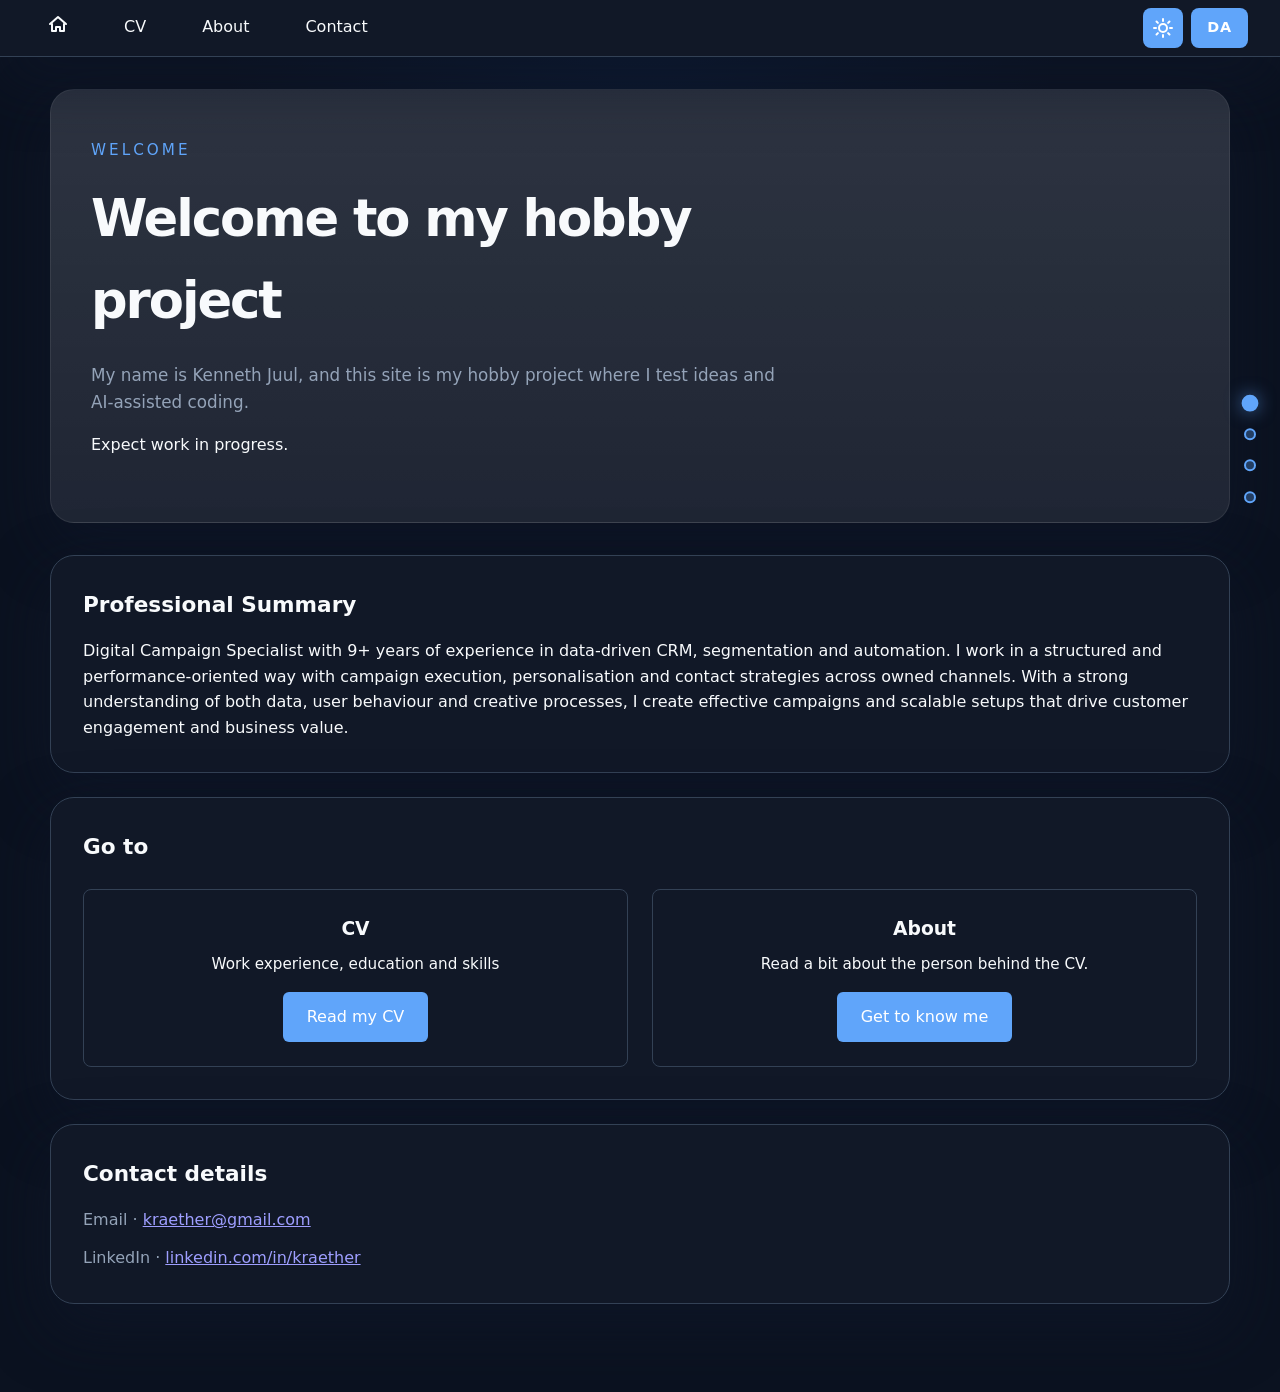
<file: index.html>
<!DOCTYPE html>
<html lang="en">
<head>
  <meta charset="UTF-8">
  <meta name="viewport" content="width=device-width, initial-scale=1.0">
  <meta name="description" content="Personal portfolio – choose your language / Personlig portefølje – vælg dit sprog">
  <title>Personal portfolio</title>
  <link rel="stylesheet" href="assets/style.css?v=20260426">
  <style>
    .lang-select {
      display: flex;
      gap: 2rem;
      justify-content: center;
      margin-top: 2rem;
    }
    .lang-select a {
      display: inline-block;
      padding: 0.75rem 2rem;
      background: var(--primary);
      color: white;
      text-decoration: none;
      border-radius: 8px;
      font-size: 1.1rem;
      font-weight: 500;
    }
  </style>
  <script>
    (function () {
      var userLang = (navigator.language || '').toLowerCase();
      if (userLang.startsWith('da')) {
        window.location.replace('da/index.html');
      } else {
        window.location.replace('en/index.html');
      }
    })();
  </script>
</head>
<body>
  <main class="page-shell" id="top">
    <section class="hero">
      <div class="hero-content">
        <h1>Choose your language / Vælg dit sprog</h1>
        <div class="lang-select">
          <a href="en/index.html">English</a>
          <a href="da/index.html">Dansk</a>
        </div>
      </div>
    </section>
  </main>
  <script src="assets/script.js?v=20260422"></script>
</body>
</html>
</file>
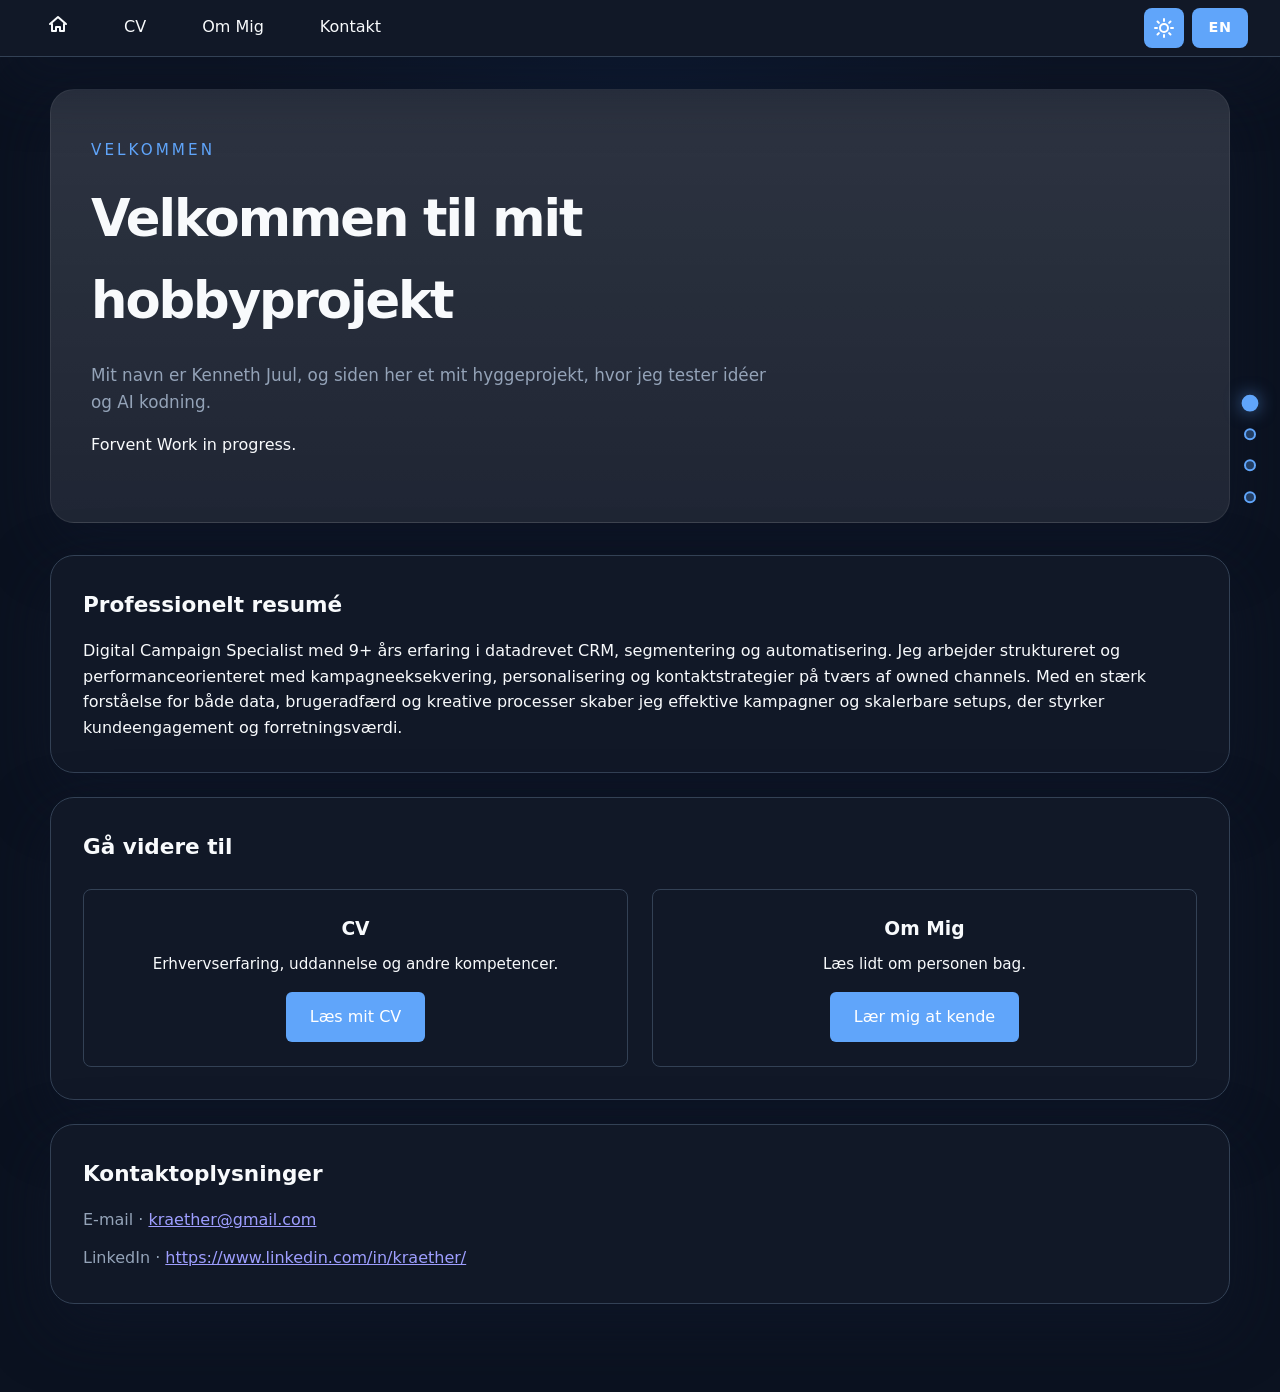
<file: da/index.html>
<!DOCTYPE html>
<html lang="da">
<head>
  <meta charset="UTF-8">
  <meta name="viewport" content="width=device-width, initial-scale=1.0">
  <meta name="description" content="Dansk version af min personlige portefølje. CV, Om Mig og kontaktinformation.">
  <title>Kenneth Moesgaard Juul - Personlig portefølje</title>
  <link rel="stylesheet" href="../assets/style.css?v=20260426">
</head>
<body>
  <div id="scroll-progress" aria-hidden="true"></div>
  <header class="top-nav">
    <div class="nav-left">
      <nav aria-label="Primær navigation">
        <ul class="nav-menu">
          <li>
            <a href="#top" class="home-icon" aria-label="Gå til toppen" title="Top">
              <svg xmlns="http://www.w3.org/2000/svg" width="20" height="20" viewBox="0 0 20 20" fill="none" aria-hidden="true">
                <path d="M2 10L10 3L18 10" stroke="currentColor" stroke-width="2" stroke-linecap="round" stroke-linejoin="round"/>
                <path d="M4 10V17H8V13H12V17H16V10" stroke="currentColor" stroke-width="2" stroke-linecap="round" stroke-linejoin="round"/>
              </svg>
            </a>
          </li>
          <li><a href="cv.html">CV</a></li>
          <li><a href="om-mig.html">Om Mig</a></li>
          <li><a href="om-mig.html#contact">Kontakt</a></li>
        </ul>
      </nav>
    </div>
    <div class="nav-right">
      <button id="theme-toggle" class="nav-btn icon-btn" type="button" aria-label="Skift tema" title="Skift tema"></button>
      <a class="nav-btn lang-switch" href="../en/index.html" lang="en" hreflang="en" aria-label="Switch to English">EN</a>
    </div>
  </header>

  <main class="page-shell" id="top">
    <section class="hero">
      <div class="hero-content">
        <p class="eyebrow">Velkommen</p>
        <h1>Velkommen til mit hobbyprojekt</h1>
        <p class="subtitle">Mit navn er Kenneth Juul, og siden her et mit hyggeprojekt, hvor jeg tester idéer og AI kodning. </p><p>Forvent Work in progress.</p>
      </div>
    </section>

    <section id="resume" class="section-card">
      <h2>Professionelt resumé</h2>
      <p>Digital Campaign Specialist med 9+ års erfaring i datadrevet CRM, segmentering og automatisering. Jeg arbejder struktureret og performanceorienteret med kampagneeksekvering, personalisering og kontaktstrategier på tværs af owned channels. Med en stærk forståelse for både data, brugeradfærd og kreative processer skaber jeg effektive kampagner og skalerbare setups, der styrker kundeengagement og forretningsværdi.</p>
    </section>

    <section id="highlights" class="section-card">
      <h2>Gå videre til</h2>
      <div style="display: grid; grid-template-columns: 1fr 1fr; gap: 1.5rem; margin-top: 1.5rem;">
        <article style="padding: 1.5rem; border: 1px solid var(--border); border-radius: 8px; background: var(--surface); text-align: center;">
          <h3 style="margin: 0 0 0.5rem 0;">CV</h3>
          <p style="margin: 0 0 1rem 0; font-size: 0.95rem; color: var(--text-secondary);">Erhvervserfaring, uddannelse og andre kompetencer.</p>
          <a href="cv.html" style="display: inline-block; padding: 0.75rem 1.5rem; background: var(--primary); color: white; text-decoration: none; border-radius: 6px; font-weight: 500;">Læs mit CV</a>
        </article>
        <article style="padding: 1.5rem; border: 1px solid var(--border); border-radius: 8px; background: var(--surface); text-align: center;">
          <h3 style="margin: 0 0 0.5rem 0;">Om Mig</h3>
          <p style="margin: 0 0 1rem 0; font-size: 0.95rem; color: var(--text-secondary);">Læs lidt om personen bag.</p>
          <a href="om-mig.html" style="display: inline-block; padding: 0.75rem 1.5rem; background: var(--primary); color: white; text-decoration: none; border-radius: 6px; font-weight: 500;">Lær mig at kende</a>
        </article>
      </div>
    </section>

    <section id="contact" class="section-card">
      <h2>Kontaktoplysninger</h2>
      
      <ul class="contact-list">
        <li>E-mail · <a style="text-decoration: underline;" href="mailto:kraether@gmail.com">kraether@gmail.com</a></li>
        <li>LinkedIn · <a href="https://www.linkedin.com/in/kraether/" target="_blank" >https://www.linkedin.com/in/kraether/</a></li>
      </ul>
    </section>
  </main>

  <script src="../assets/script.js?v=20260422"></script>
</body>
</html>
</file>
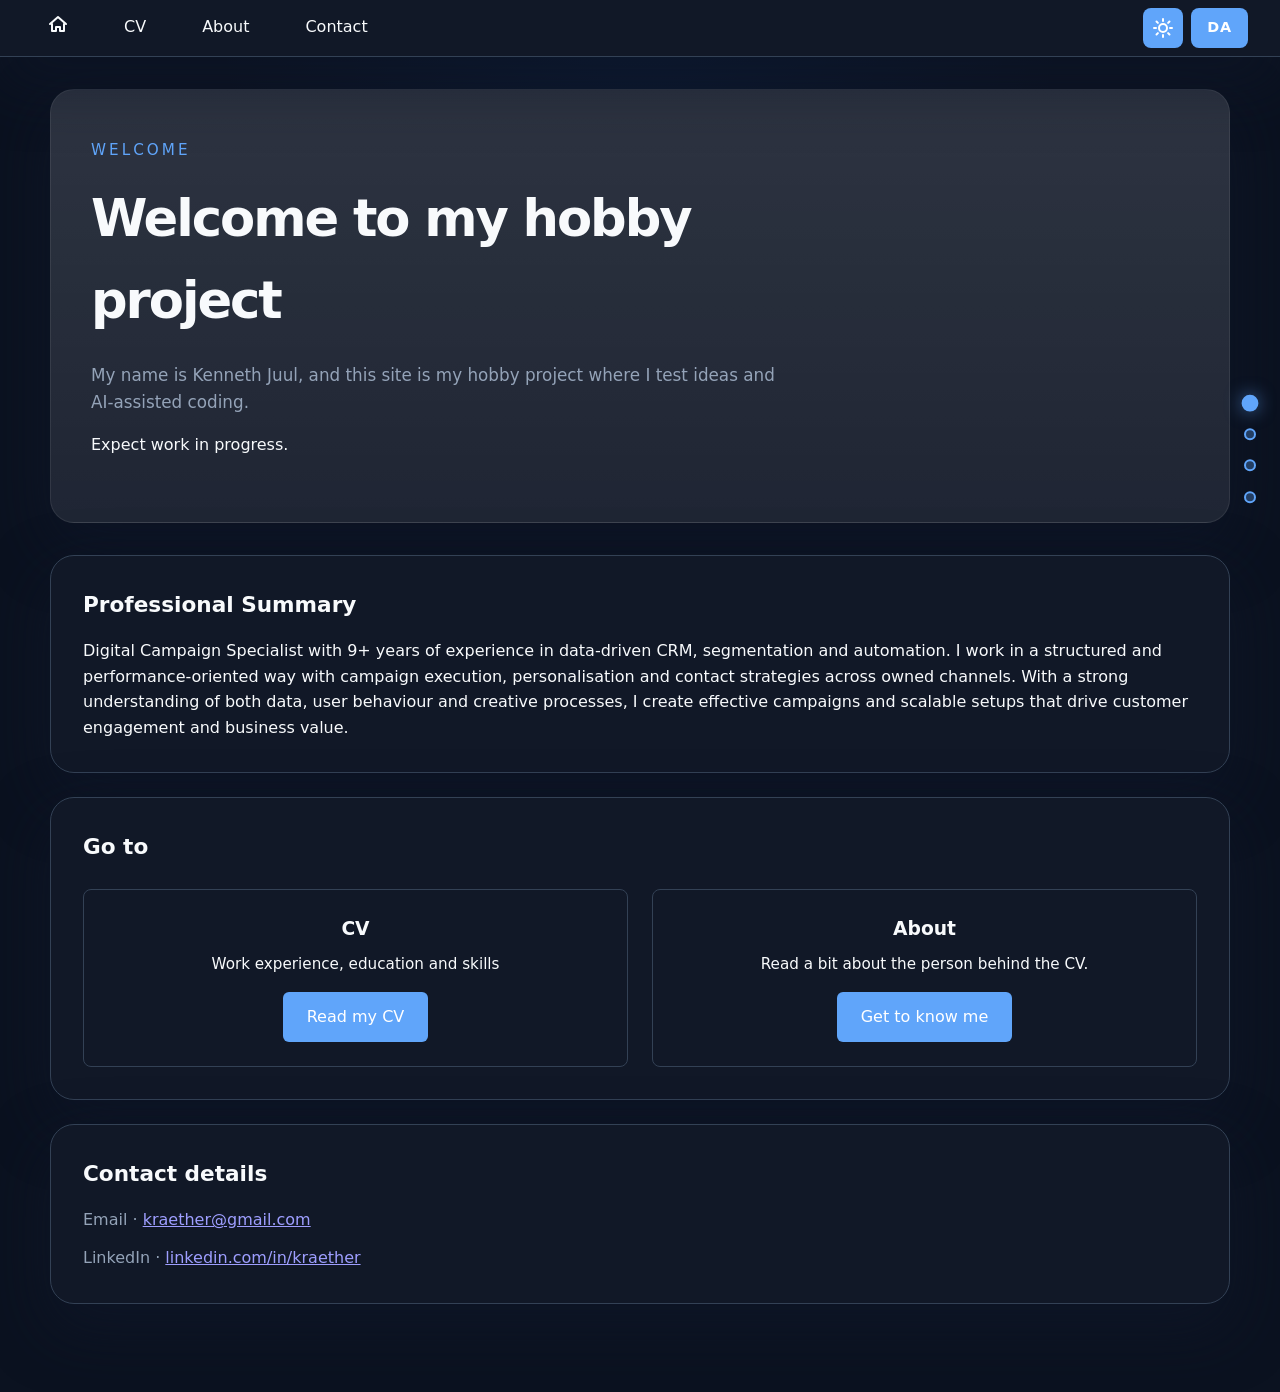
<file: en/index.html>
<!DOCTYPE html>
<html lang="en">
<head>
  <meta charset="UTF-8">
  <meta name="viewport" content="width=device-width, initial-scale=1.0">
  <meta name="description" content="English version of my personal portfolio. CV, About and contact information.">
  <title>Kenneth Moesgaard Juul - Personal portfolio</title>
  <link rel="stylesheet" href="../assets/style.css?v=20260426">
</head>
<body>
  <div id="scroll-progress" aria-hidden="true"></div>
  <header class="top-nav">
    <div class="nav-left">
      <nav aria-label="Primary navigation">
        <ul class="nav-menu">
          <li>
            <a href="#top" class="home-icon" aria-label="Go to top" title="Top">
              <svg xmlns="http://www.w3.org/2000/svg" width="20" height="20" viewBox="0 0 20 20" fill="none" aria-hidden="true">
                <path d="M2 10L10 3L18 10" stroke="currentColor" stroke-width="2" stroke-linecap="round" stroke-linejoin="round"/>
                <path d="M4 10V17H8V13H12V17H16V10" stroke="currentColor" stroke-width="2" stroke-linecap="round" stroke-linejoin="round"/>
              </svg>
            </a>
          </li>
          <li><a href="cv.html">CV</a></li>
          <li><a href="about.html">About</a></li>
          <li><a href="about.html#contact">Contact</a></li>
        </ul>
      </nav>
    </div>
    <div class="nav-right">
      <button id="theme-toggle" class="nav-btn icon-btn" type="button" aria-label="Toggle theme" title="Toggle theme"></button>
      <a class="nav-btn lang-switch" href="../da/index.html" lang="da" hreflang="da" aria-label="Skift til dansk">DA</a>
    </div>
  </header>

  <main class="page-shell" id="top">
    <section class="hero">
      <div class="hero-content">
        <p class="eyebrow">Welcome</p>
        <h1>Welcome to my hobby project</h1>
        <p class="subtitle">My name is Kenneth Juul, and this site is my hobby project where I test ideas and AI-assisted coding.</p><p>Expect work in progress.</p>
      </div>
    </section>

    <section id="resume" class="section-card">
      <h2>Professional Summary</h2>
      <p>Digital Campaign Specialist with 9+ years of experience in data-driven CRM, segmentation and automation. I work in a structured and performance-oriented way with campaign execution, personalisation and contact strategies across owned channels. With a strong understanding of both data, user behaviour and creative processes, I create effective campaigns and scalable setups that drive customer engagement and business value.</p>
    </section>

    <section id="highlights" class="section-card">
      <h2>Go to</h2>
      <div style="display: grid; grid-template-columns: 1fr 1fr; gap: 1.5rem; margin-top: 1.5rem;">
        <article style="padding: 1.5rem; border: 1px solid var(--border); border-radius: 8px; background: var(--surface); text-align: center;">
          <h3 style="margin: 0 0 0.5rem 0;">CV</h3>
          <p style="margin: 0 0 1rem 0; font-size: 0.95rem; color: var(--text-secondary);">Work experience, education and skills</p>
          <a href="cv.html" style="display: inline-block; padding: 0.75rem 1.5rem; background: var(--primary); color: white; text-decoration: none; border-radius: 6px; font-weight: 500;">Read my CV</a>
        </article>
        <article style="padding: 1.5rem; border: 1px solid var(--border); border-radius: 8px; background: var(--surface); text-align: center;">
          <h3 style="margin: 0 0 0.5rem 0;">About</h3>
          <p style="margin: 0 0 1rem 0; font-size: 0.95rem; color: var(--text-secondary);">Read a bit about the person behind the CV.</p>
          <a href="about.html" style="display: inline-block; padding: 0.75rem 1.5rem; background: var(--primary); color: white; text-decoration: none; border-radius: 6px; font-weight: 500;">Get to know me</a>
        </article>
      </div>
    </section>

    <section id="contact" class="section-card">
      <h2>Contact details</h2>
      
      <ul class="contact-list">
        <li>Email · <a style="text-decoration: underline;" href="mailto:kraether@gmail.com">kraether@gmail.com</a></li>
        <li>LinkedIn · <a href="https://www.linkedin.com/in/kraether/" target="_blank" rel="noopener noreferrer">linkedin.com/in/kraether</a></li>
      </ul>
    </section>
  </main>

  <script src="../assets/script.js?v=20260426"></script>
</body>
</html>
</file>
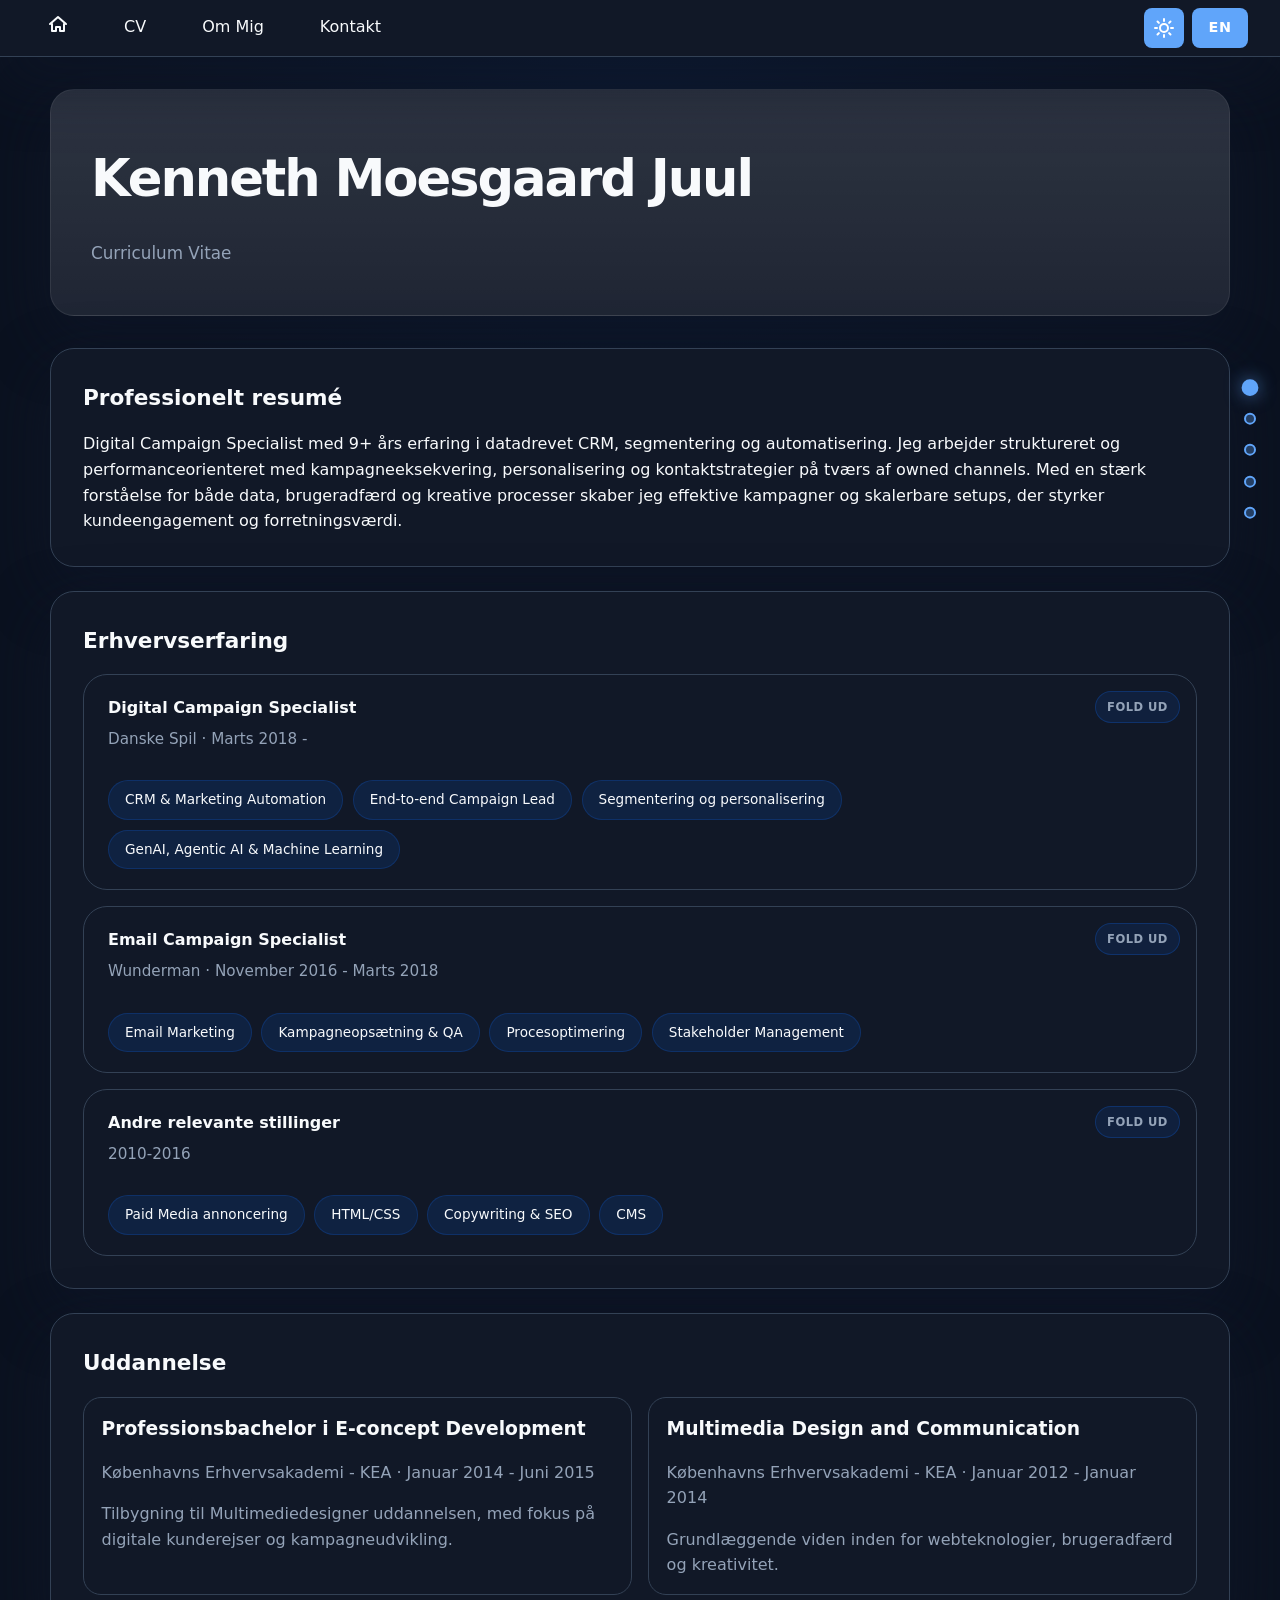
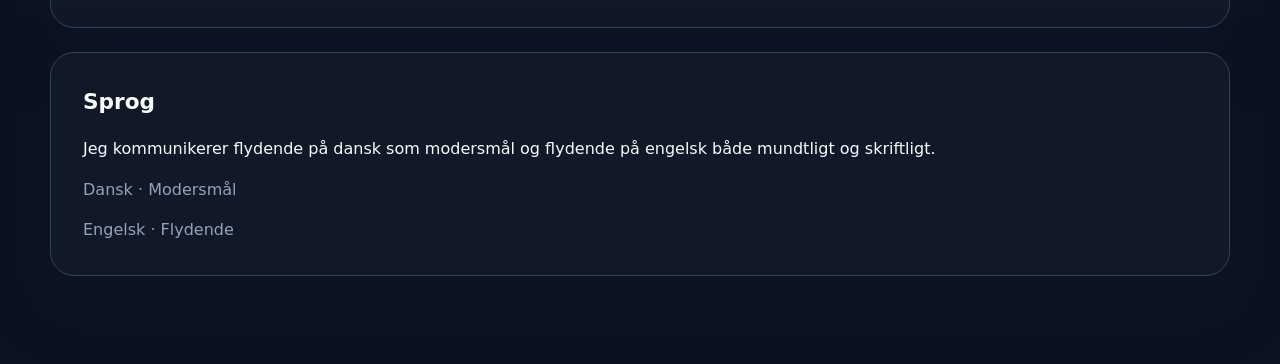
<file: da/cv.html>
<!DOCTYPE html>
<html lang="da">
<head>
  <meta charset="UTF-8">
  <meta name="viewport" content="width=device-width, initial-scale=1.0">
  <meta name="description" content="Mit professionelle CV - erhvervserfaring, uddannelse og skills.">
  <title>Mit CV</title>
  <link rel="stylesheet" href="../assets/style.css?v=20260426">
</head>
<body>
  <div id="scroll-progress" aria-hidden="true"></div>
  <header class="top-nav">
    <div class="nav-left">
      <nav aria-label="Primær navigation">
        <ul class="nav-menu">
          <li>
            <a href="index.html" class="home-icon" aria-label="Gå til forsiden" title="Hjem">
              <svg xmlns="http://www.w3.org/2000/svg" width="20" height="20" viewBox="0 0 20 20" fill="none" aria-hidden="true">
                <path d="M2 10L10 3L18 10" stroke="currentColor" stroke-width="2" stroke-linecap="round" stroke-linejoin="round"/>
                <path d="M4 10V17H8V13H12V17H16V10" stroke="currentColor" stroke-width="2" stroke-linecap="round" stroke-linejoin="round"/>
              </svg>
            </a>
          </li>
          <li><a href="cv.html" aria-current="page">CV</a></li>
          <li><a href="om-mig.html">Om Mig</a></li>
          <li><a href="om-mig.html#contact">Kontakt</a></li>
        </ul>
      </nav>
    </div>
    <div class="nav-right">
      <button id="theme-toggle" class="nav-btn icon-btn" type="button" aria-label="Skift tema" title="Skift tema"></button>
      <a class="nav-btn lang-switch" href="../en/cv.html" lang="en" hreflang="en" aria-label="Switch to English">EN</a>
    </div>
  </header>

  <main class="page-shell" id="top">
    <section class="hero">
      <div class="hero-content">
        
        <h1>Kenneth Moesgaard Juul</h1>
        <p class="subtitle">Curriculum Vitae</p>
      </div>
    </section>

    <section id="resume" class="section-card">
      <h2>Professionelt resumé</h2>
      <p>Digital Campaign Specialist med 9+ års erfaring i datadrevet CRM, segmentering og automatisering. Jeg arbejder struktureret og performanceorienteret med kampagneeksekvering, personalisering og kontaktstrategier på tværs af owned channels. Med en stærk forståelse for både data, brugeradfærd og kreative processer skaber jeg effektive kampagner og skalerbare setups, der styrker kundeengagement og forretningsværdi.</p>
    </section>

    <section id="experience" class="section-card experience">
      <h2>Erhvervserfaring</h2>

      <div class="accordion-item">
        <button class="accordion-button" aria-expanded="false" type="button">
          <span class="accordion-heading">
            <strong>Digital Campaign Specialist</strong>
            <small>Danske Spil · Marts 2018 - </small>
          </span>
          <span class="button-skills">
            <span class="skill-pill">CRM & Marketing Automation</span>
            <span class="skill-pill">End‑to‑end Campaign Lead</span>
            <span class="skill-pill">Segmentering og personalisering</span>
            <span class="skill-pill">GenAI, Agentic AI & Machine Learning</span>
            
          </span>
        </button>
        <div class="accordion-panel">
          <p>CRM ansvarlig for CRM‑kampagner, end‑to‑end, for Oddset – fra idé og planlægning til eksekvering og opfølgning – og sikrer, at komplekse segmenter og personaliserede brugerrejser spiller sammen på tværs af kanaler. </p>
          <p>Som superbruger af vores marketing automation‑stack omsætter jeg data, regler og indsigter til effektiv kommunikation, i tæt samarbejde med BI, produkt og marketing. </p>
          <p>Jeg bruger desuden generativ AI og agent‑baserede værktøjer aktivt i mit arbejde til sparring, analyse og automatisering, så kampagner kan eksekveres hurtigere og mere præcist.</p>
          <div class="job-skills">
            <span class="skill-pill">CRM & Marketing Automation</span>
            <span class="skill-pill">End‑to‑end Campaign Lead</span>
            <span class="skill-pill">Segmentering og personalisering</span>
            <span class="skill-pill">GenAI, Agentic AI & Machine Learning</span>
          </div>
          <div class="job-tech-stack" aria-label="Teknologier anvendt i rollen">
            <span class="tech-pill">Oracle Eloqua Marketing Automation</span>
            <span class="tech-pill">Salesforce Marketing Cloud</span>
            <span class="tech-pill">HTML + CSS</span>
            <span class="tech-pill">SQL</span>
            <span class="tech-pill">Power BI + Databricks</span>
            <span class="tech-pill">ChatGPT, Copilot, Claude, Mistral</span>
          </div>
        </div>
      </div>

      <div class="accordion-item">
        <button class="accordion-button" aria-expanded="false" type="button">
          <span class="accordion-heading">
            <strong>Email Campaign Specialist</strong>
            <small>Wunderman · November 2016 - Marts 2018</small>
          </span>
          <span class="button-skills">
            <span class="skill-pill">Email Marketing</span>
            <span class="skill-pill">Kampagneopsætning & QA</span>
            <span class="skill-pill">Procesoptimering</span>
            <span class="skill-pill">Stakeholder Management</span>
          </span>
        </button>
        <div class="accordion-panel">
          <p>Jeg arbejdede i Marketing Operations‑teamet med opsætning, QA og eksekvering af e‑mailkampagner for internationale brands. </p>
          <p>Rollen krævede høj præcision, procesoptimering og tæt koordinering med både interne teams og amerikanske klienter.</p>
          <p>Jeg fungerede desuden som mentor og en central del af aften/nat‑driften, hvor jeg sikrede stabil eksekvering og kvalitet.</p>
          <div class="job-skills">
            <span class="skill-pill">Email Marketing</span>
            <span class="skill-pill">Kampagneopsætning & QA</span>
            <span class="skill-pill">Procesoptimering</span>
            <span class="skill-pill">Stakeholder Management</span>
          </div>
          <div class="job-tech-stack" aria-label="Teknologier anvendt i rollen">
            <span class="tech-pill">Salesforce Marketing Cloud</span>
            <span class="tech-pill">Adobe Campaign</span>
            <span class="tech-pill">JIRA</span>
          </div>
        </div>
      </div>

      <div class="accordion-item">
        <button class="accordion-button" aria-expanded="false" type="button">
          <span class="accordion-heading">
            <strong>Andre relevante stillinger</strong>
            <small>2010-2016</small>
          </span>
          <span class="button-skills">
            <span class="skill-pill">Paid Media annoncering</span>
            <span class="skill-pill">HTML/CSS</span>
            <span class="skill-pill">Copywriting & SEO</span>
            <span class="skill-pill">CMS</span>
          </span>
        </button>
        <div class="accordion-panel">
          <ul>
            <li>Webassistent - Maxi Zoo</li>
            <li>Marketing Communications Intern - AW Media</li>
            <li>Webdeveloper - Aibaibia.dk</li>
            <li>Praktikant - Franklin & Bruun </li>
          </ul>
          <p>Tidligere stillinger som indebærer en god basis forståelse for E-commerce, copywriting, forskellige CMS’er, betalt 
annoncering via Google AdWords og meget mere. </p>
          <div class="job-skills">
            <span class="skill-pill">Paid Media annoncering</span>
            <span class="skill-pill">HTML/CSS</span>
            <span class="skill-pill">Copywriting & SEO</span>
            <span class="skill-pill">CMS</span>
          </div>
          <div class="job-tech-stack" aria-label="Teknologier anvendt i rollen">
            <span class="tech-pill">Google AdWords</span>
            <span class="tech-pill">Sitecore</span>
            <span class="tech-pill">WordPress</span>
          </div>
        </div>
      </div>
    </section>

    <section id="education" class="section-card">
      <h2>Uddannelse</h2>
      <div class="edu-grid">
        <article class="edu-item">
          <h3>Professionsbachelor i E‑concept Development</h3>
          <p>Københavns Erhvervsakademi - KEA · Januar 2014 - Juni 2015</p>
          <p>Tilbygning til Multimediedesigner uddannelsen, med fokus på digitale kunderejser og kampagneudvikling.</p>
        </article>
        <article class="edu-item">
          <h3>Multimedia Design and Communication</h3>
          <p>Københavns Erhvervsakademi - KEA · Januar 2012 - Januar 2014</p>
          <p>Grundlæggende viden inden for webteknologier, brugeradfærd og kreativitet.</p>
        </article>
      </div>
    </section>



    <section id="languages" class="section-card">
      <h2>Sprog</h2>
      <p>Jeg kommunikerer flydende på dansk som modersmål og flydende på engelsk både mundtligt og skriftligt.</p>
      <ul class="plain-list">
        <li>Dansk · Modersmål</li>
        <li>Engelsk · Flydende</li>
        
      </ul>
    </section>
  </main>

  <script src="../assets/script.js?v=20260422"></script>
</body>
</html>
</file>
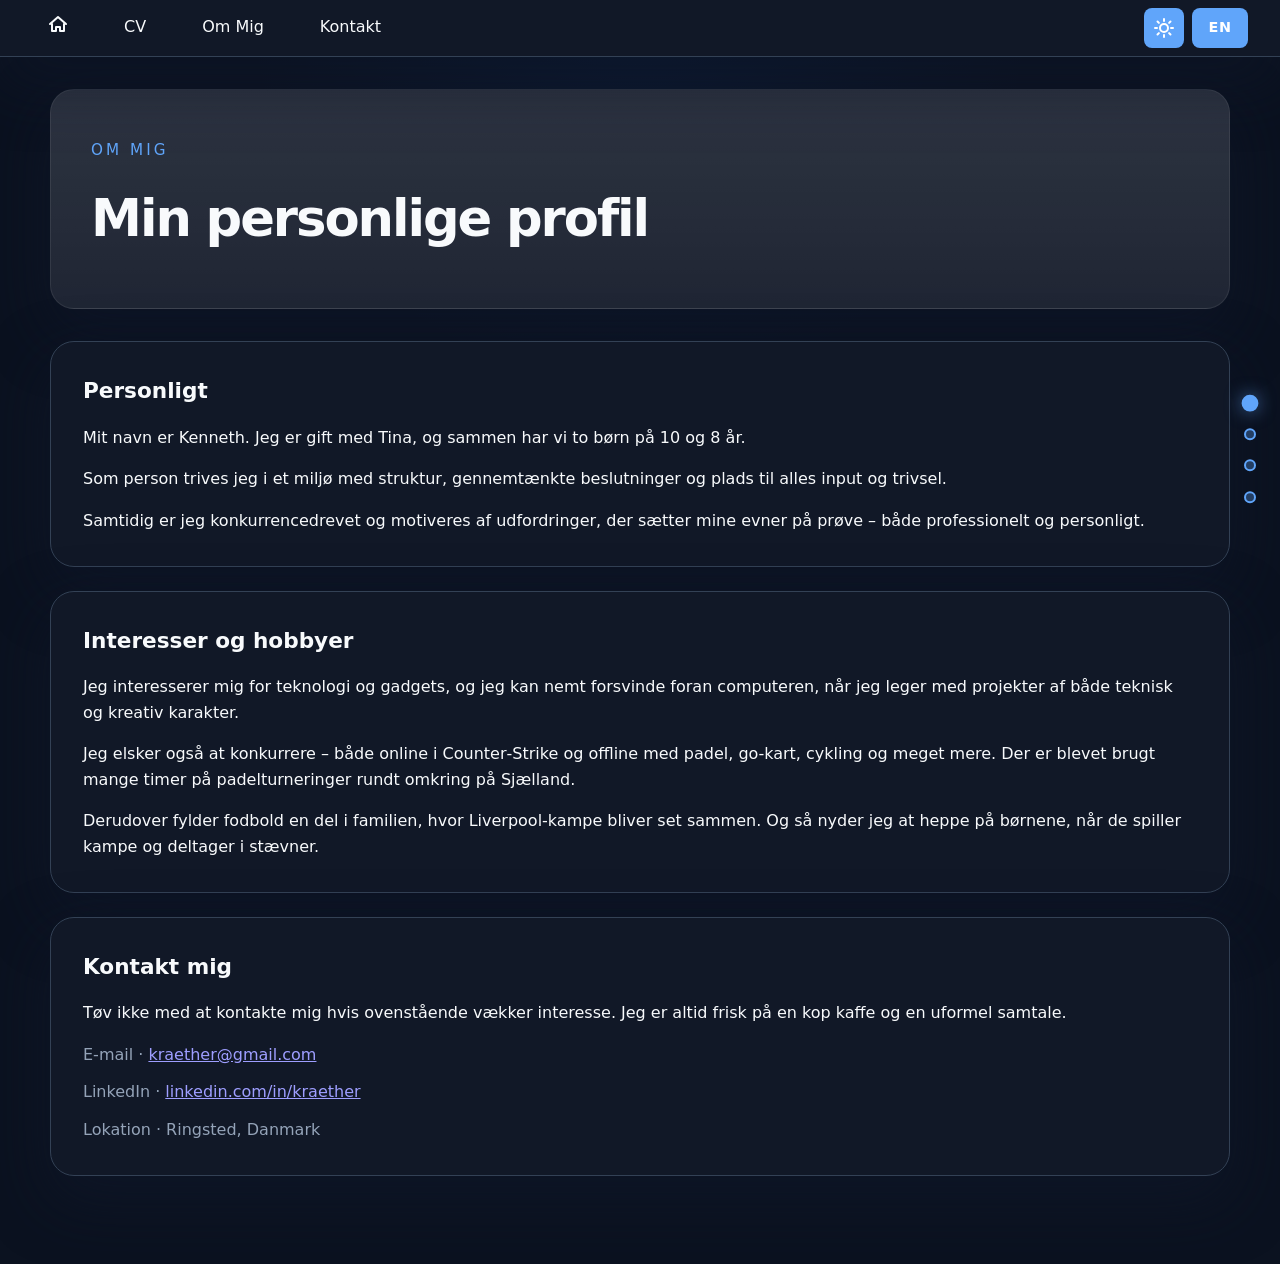
<file: da/om-mig.html>
<!DOCTYPE html>
<html lang="da">
<head>
  <meta charset="UTF-8">
  <meta name="viewport" content="width=device-width, initial-scale=1.0">
  <meta name="description" content="Om mig - min personlige profil, historie, passioner og interesser.">
  <title>Om Mig</title>
  <link rel="stylesheet" href="../assets/style.css?v=20260426">
</head>
<body>
  <div id="scroll-progress" aria-hidden="true"></div>
  <header class="top-nav">
    <div class="nav-left">
      <nav aria-label="Primær navigation">
        <ul class="nav-menu">
          <li>
            <a href="index.html" class="home-icon" aria-label="Gå til forsiden" title="Hjem">
              <svg xmlns="http://www.w3.org/2000/svg" width="20" height="20" viewBox="0 0 20 20" fill="none" aria-hidden="true">
                <path d="M2 10L10 3L18 10" stroke="currentColor" stroke-width="2" stroke-linecap="round" stroke-linejoin="round"/>
                <path d="M4 10V17H8V13H12V17H16V10" stroke="currentColor" stroke-width="2" stroke-linecap="round" stroke-linejoin="round"/>
              </svg>
            </a>
          </li>
          <li><a href="cv.html">CV</a></li>
          <li><a href="om-mig.html" aria-current="page">Om Mig</a></li>
          <li><a href="#contact">Kontakt</a></li>
        </ul>
      </nav>
    </div>
    <div class="nav-right">
      <button id="theme-toggle" class="nav-btn icon-btn" type="button" aria-label="Skift tema" title="Skift tema"></button>
      <a class="nav-btn lang-switch" href="../en/about.html" lang="en" hreflang="en" aria-label="Switch to English">EN</a>
    </div>
  </header>

  <main class="page-shell" id="top">
    <section class="hero">
      <div class="hero-content">
        <p class="eyebrow">Om Mig</p>
        <h1>Min personlige profil</h1>
        
      </div>
    </section>

    <section id="personal" class="section-card">
      <h2>Personligt</h2>
<p>Mit navn er Kenneth. Jeg er gift med Tina, og sammen har vi to børn på 10 og 8 år.</p>
<p>Som person trives jeg i et miljø med struktur, gennemtænkte beslutninger og plads til alles input og trivsel.</p>
<p>Samtidig er jeg konkurrencedrevet og motiveres af udfordringer, der sætter mine evner på prøve – både professionelt og personligt.</p>

    
    </section>



    <section id="interests" class="section-card">
      <h2>Interesser og hobbyer</h2>
<p>Jeg interesserer mig for teknologi og gadgets, og jeg kan nemt forsvinde foran computeren, når jeg leger med projekter af både teknisk og kreativ karakter.</p>
<p>Jeg elsker også at konkurrere – både online i Counter‑Strike og offline med padel, go‑kart, cykling og meget mere. Der er blevet brugt mange timer på padelturneringer rundt omkring på Sjælland.</p>
<p>Derudover fylder fodbold en del i familien, hvor Liverpool‑kampe bliver set sammen. Og så nyder jeg at heppe på børnene, når de spiller kampe og deltager i stævner.</p>

    </section>

    <section id="contact" class="section-card">
      <h2>Kontakt mig</h2>
      <p>Tøv ikke med at kontakte mig hvis ovenstående vækker interesse. Jeg er altid frisk på en kop kaffe og en uformel samtale.</p>
      <ul class="contact-list">
        <li>E-mail · <a href="mailto:kraether@gmail.com">kraether@gmail.com</a></li>
        <li>LinkedIn · <a href="https://www.linkedin.com/in/kraether/" target="_blank" rel="noopener noreferrer">linkedin.com/in/kraether</a></li>
        <li>Lokation · Ringsted, Danmark</li>
      </ul>
    </section>
  </main>

  <script src="../assets/script.js?v=20260422"></script>
</body>
</html>
</file>
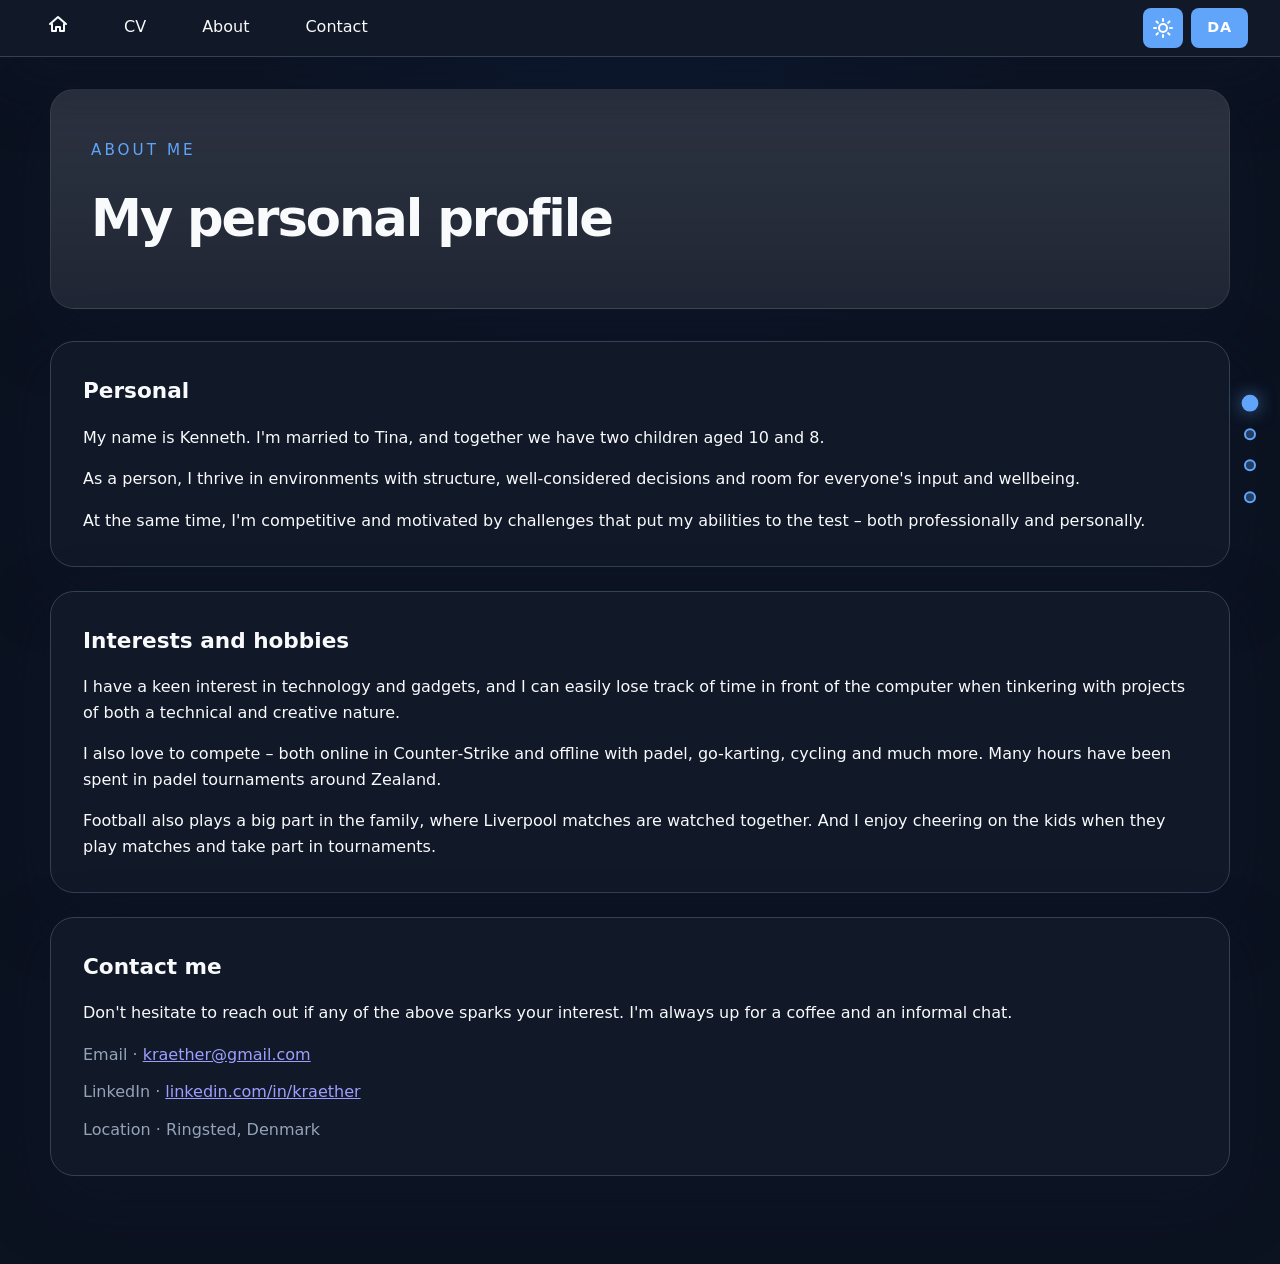
<file: en/about.html>
<!DOCTYPE html>
<html lang="en">
<head>
  <meta charset="UTF-8">
  <meta name="viewport" content="width=device-width, initial-scale=1.0">
  <meta name="description" content="About me - my personal profile, story, passions and interests.">
  <title>About Me</title>
  <link rel="stylesheet" href="../assets/style.css?v=20260426">
</head>
<body>
  <div id="scroll-progress" aria-hidden="true"></div>
  <header class="top-nav">
    <div class="nav-left">
      <nav aria-label="Primary navigation">
        <ul class="nav-menu">
          <li>
            <a href="index.html" class="home-icon" aria-label="Go to home" title="Home">
              <svg xmlns="http://www.w3.org/2000/svg" width="20" height="20" viewBox="0 0 20 20" fill="none" aria-hidden="true">
                <path d="M2 10L10 3L18 10" stroke="currentColor" stroke-width="2" stroke-linecap="round" stroke-linejoin="round"/>
                <path d="M4 10V17H8V13H12V17H16V10" stroke="currentColor" stroke-width="2" stroke-linecap="round" stroke-linejoin="round"/>
              </svg>
            </a>
          </li>
          <li><a href="cv.html">CV</a></li>
          <li><a href="about.html" aria-current="page">About</a></li>
          <li><a href="#contact">Contact</a></li>
        </ul>
      </nav>
    </div>
    <div class="nav-right">
      <button id="theme-toggle" class="nav-btn icon-btn" type="button" aria-label="Toggle theme" title="Toggle theme"></button>
      <a class="nav-btn lang-switch" href="../da/om-mig.html" lang="da" hreflang="da" aria-label="Skift til dansk">DA</a>
    </div>
  </header>

  <main class="page-shell" id="top">
    <section class="hero">
      <div class="hero-content">
        <p class="eyebrow">About Me</p>
        <h1>My personal profile</h1>

      </div>
    </section>

    <section id="personal" class="section-card">
      <h2>Personal</h2>
<p>My name is Kenneth. I'm married to Tina, and together we have two children aged 10 and 8.</p>
<p>As a person, I thrive in environments with structure, well-considered decisions and room for everyone's input and wellbeing.</p>
<p>At the same time, I'm competitive and motivated by challenges that put my abilities to the test – both professionally and personally.</p>

    </section>

    <section id="interests" class="section-card">
      <h2>Interests and hobbies</h2>
<p>I have a keen interest in technology and gadgets, and I can easily lose track of time in front of the computer when tinkering with projects of both a technical and creative nature.</p>
<p>I also love to compete – both online in Counter‑Strike and offline with padel, go-karting, cycling and much more. Many hours have been spent in padel tournaments around Zealand.</p>
<p>Football also plays a big part in the family, where Liverpool matches are watched together. And I enjoy cheering on the kids when they play matches and take part in tournaments.</p>

    </section>

    <section id="contact" class="section-card">
      <h2>Contact me</h2>
      <p>Don't hesitate to reach out if any of the above sparks your interest. I'm always up for a coffee and an informal chat.</p>
      <ul class="contact-list">
        <li>Email · <a href="mailto:kraether@gmail.com">kraether@gmail.com</a></li>
        <li>LinkedIn · <a href="https://www.linkedin.com/in/kraether/" target="_blank" rel="noopener noreferrer">linkedin.com/in/kraether</a></li>
        <li>Location · Ringsted, Denmark</li>
      </ul>
    </section>
  </main>

  <script src="../assets/script.js?v=20260426"></script>
</body>
</html>
</file>
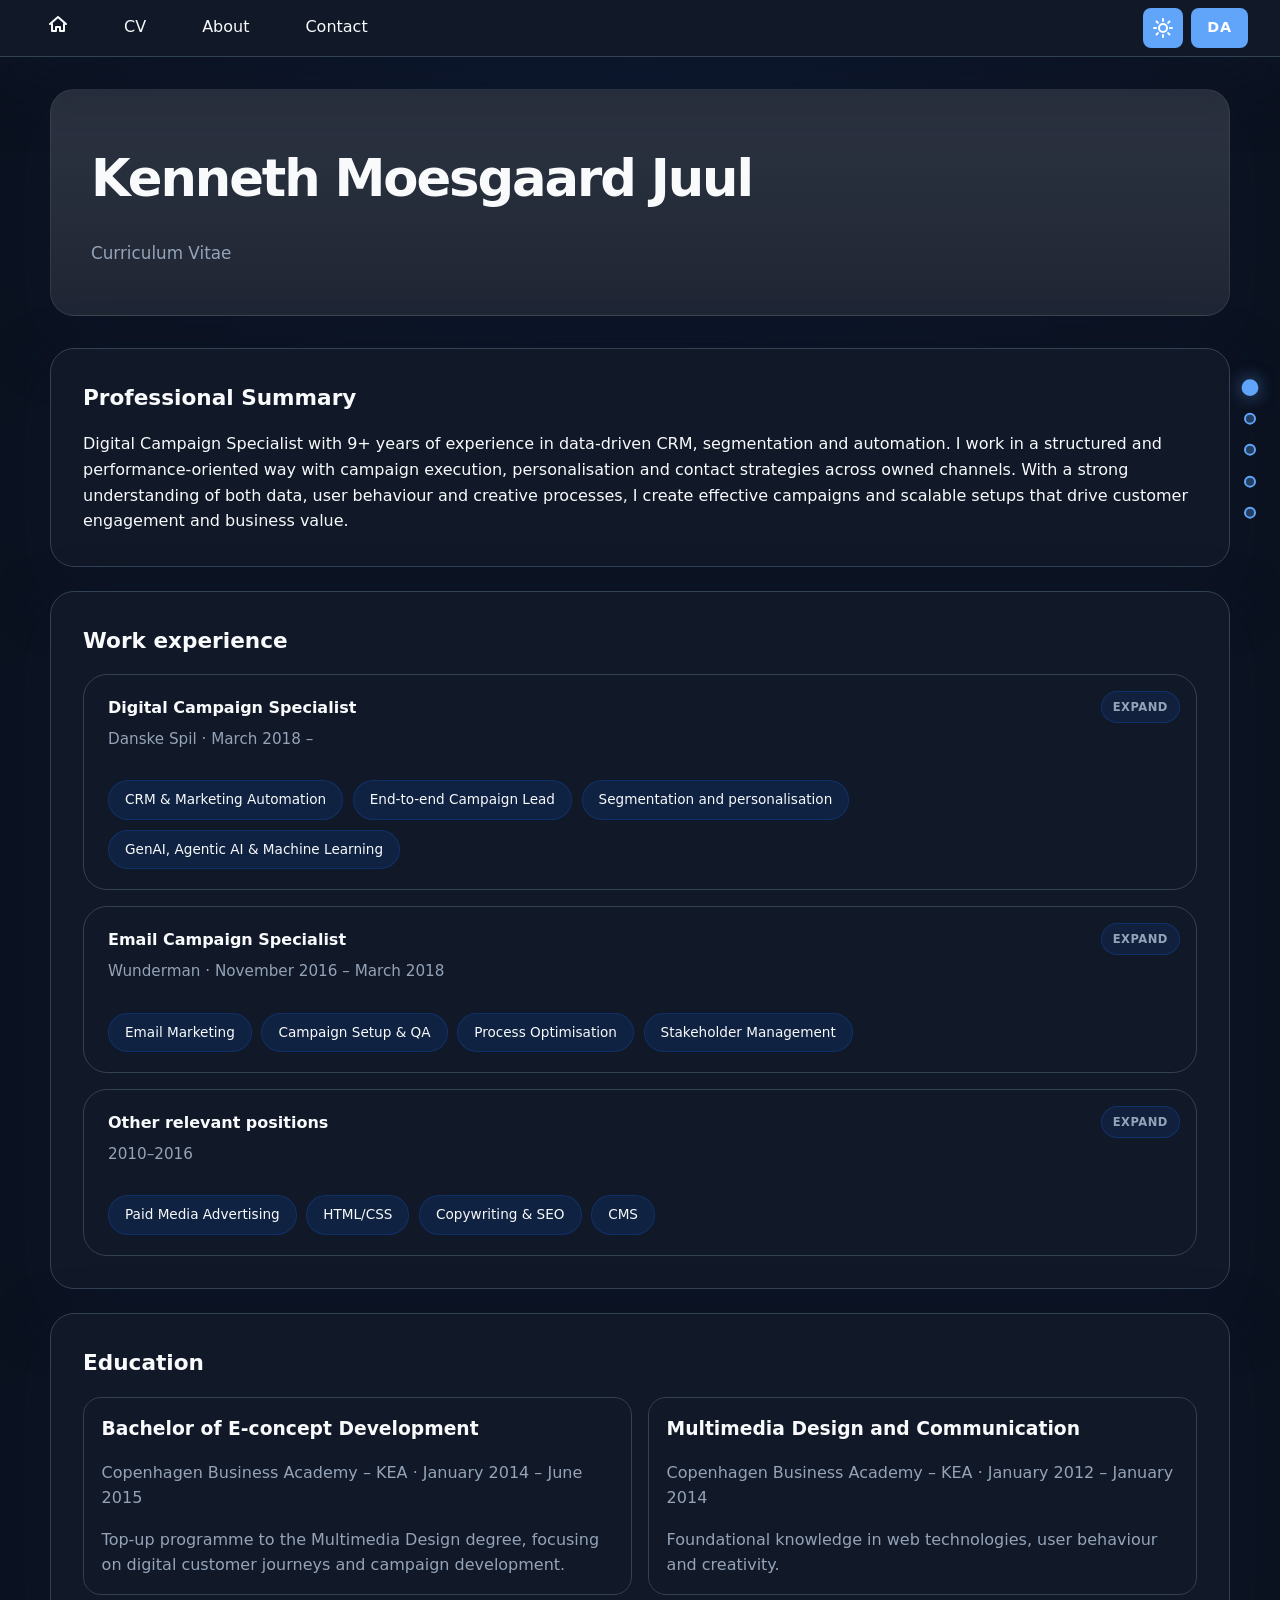
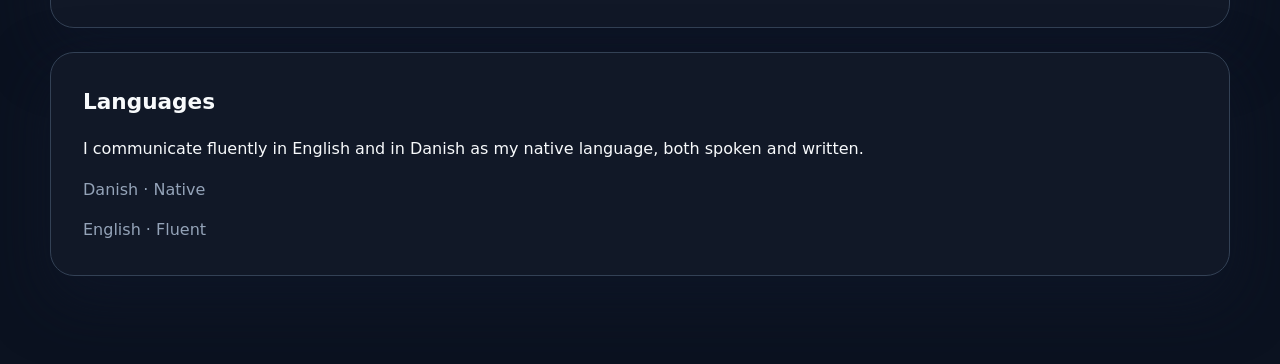
<file: en/cv.html>
<!DOCTYPE html>
<html lang="en">
<head>
  <meta charset="UTF-8">
  <meta name="viewport" content="width=device-width, initial-scale=1.0">
  <meta name="description" content="My professional CV - work experience, education and skills.">
  <title>My CV</title>
  <link rel="stylesheet" href="../assets/style.css?v=20260426">
</head>
<body>
  <div id="scroll-progress" aria-hidden="true"></div>
  <header class="top-nav">
    <div class="nav-left">
      <nav aria-label="Primary navigation">
        <ul class="nav-menu">
          <li>
            <a href="index.html" class="home-icon" aria-label="Go to home" title="Home">
              <svg xmlns="http://www.w3.org/2000/svg" width="20" height="20" viewBox="0 0 20 20" fill="none" aria-hidden="true">
                <path d="M2 10L10 3L18 10" stroke="currentColor" stroke-width="2" stroke-linecap="round" stroke-linejoin="round"/>
                <path d="M4 10V17H8V13H12V17H16V10" stroke="currentColor" stroke-width="2" stroke-linecap="round" stroke-linejoin="round"/>
              </svg>
            </a>
          </li>
          <li><a href="cv.html" aria-current="page">CV</a></li>
          <li><a href="about.html">About</a></li>
          <li><a href="about.html#contact">Contact</a></li>
        </ul>
      </nav>
    </div>
    <div class="nav-right">
      <button id="theme-toggle" class="nav-btn icon-btn" type="button" aria-label="Toggle theme" title="Toggle theme"></button>
      <a class="nav-btn lang-switch" href="../da/cv.html" lang="da" hreflang="da" aria-label="Skift til dansk">DA</a>
    </div>
  </header>

  <main class="page-shell" id="top">
    <section class="hero">
      <div class="hero-content">
        
        <h1>Kenneth Moesgaard Juul</h1>
        <p class="subtitle">Curriculum Vitae</p>
      </div>
    </section>

    <section id="resume" class="section-card">
      <h2>Professional Summary</h2>
      <p>Digital Campaign Specialist with 9+ years of experience in data-driven CRM, segmentation and automation. I work in a structured and performance-oriented way with campaign execution, personalisation and contact strategies across owned channels. With a strong understanding of both data, user behaviour and creative processes, I create effective campaigns and scalable setups that drive customer engagement and business value.</p>
    </section>

    <section id="experience" class="section-card experience">
      <h2>Work experience</h2>

      <div class="accordion-item">
        <button class="accordion-button" aria-expanded="false" type="button">
          <span class="accordion-heading">
            <strong>Digital Campaign Specialist</strong>
            <small>Danske Spil · March 2018 – </small>
          </span>
          <span class="button-skills">
            <span class="skill-pill">CRM & Marketing Automation</span>
            <span class="skill-pill">End&#8209;to&#8209;end Campaign Lead</span>
            <span class="skill-pill">Segmentation and personalisation</span>
            <span class="skill-pill">GenAI, Agentic AI & Machine Learning</span>
          </span>
        </button>
        <div class="accordion-panel">
          <p>CRM responsible for end-to-end CRM campaigns for Oddset – from idea and planning to execution and follow-up – ensuring that complex segments and personalised user journeys work together across channels.</p>
          <p>As a super-user of our marketing automation stack, I translate data, rules and insights into effective communication, working closely with BI, product and marketing.</p>
          <p>I also actively use generative AI and agent-based tools in my work for sparring, analysis and automation, enabling campaigns to be executed faster and more precisely.</p>
          <div class="job-skills">
            <span class="skill-pill">CRM & Marketing Automation</span>
            <span class="skill-pill">End&#8209;to&#8209;end Campaign Lead</span>
            <span class="skill-pill">Segmentation and personalisation</span>
            <span class="skill-pill">GenAI, Agentic AI & Machine Learning</span>
          </div>
          <div class="job-tech-stack" aria-label="Technologies used in the role">
            <span class="tech-pill">Oracle Eloqua Marketing Automation</span>
            <span class="tech-pill">Salesforce Marketing Cloud</span>
            <span class="tech-pill">HTML + CSS</span>
            <span class="tech-pill">SQL</span>
            <span class="tech-pill">Power BI + Databricks</span>
            <span class="tech-pill">ChatGPT, Copilot, Claude, Mistral</span>
          </div>
        </div>
      </div>

      <div class="accordion-item">
        <button class="accordion-button" aria-expanded="false" type="button">
          <span class="accordion-heading">
            <strong>Email Campaign Specialist</strong>
            <small>Wunderman · November 2016 – March 2018</small>
          </span>
          <span class="button-skills">
            <span class="skill-pill">Email Marketing</span>
            <span class="skill-pill">Campaign Setup & QA</span>
            <span class="skill-pill">Process Optimisation</span>
            <span class="skill-pill">Stakeholder Management</span>
          </span>
        </button>
        <div class="accordion-panel">
          <p>I worked in the Marketing Operations team setting up, QA-ing and executing email campaigns for international brands.</p>
          <p>The role required high precision, process optimisation and close coordination with both internal teams and US-based clients.</p>
          <p>I also acted as a mentor and a central part of the evening/night shift, ensuring stable execution and quality.</p>
          <div class="job-skills">
            <span class="skill-pill">Email Marketing</span>
            <span class="skill-pill">Campaign Setup & QA</span>
            <span class="skill-pill">Process Optimisation</span>
            <span class="skill-pill">Stakeholder Management</span>
          </div>
          <div class="job-tech-stack" aria-label="Technologies used in the role">
            <span class="tech-pill">Salesforce Marketing Cloud</span>
            <span class="tech-pill">Adobe Campaign</span>
            <span class="tech-pill">JIRA</span>
          </div>
        </div>
      </div>

      <div class="accordion-item">
        <button class="accordion-button" aria-expanded="false" type="button">
          <span class="accordion-heading">
            <strong>Other relevant positions</strong>
            <small>2010–2016</small>
          </span>
          <span class="button-skills">
            <span class="skill-pill">Paid Media Advertising</span>
            <span class="skill-pill">HTML/CSS</span>
            <span class="skill-pill">Copywriting & SEO</span>
            <span class="skill-pill">CMS</span>
          </span>
        </button>
        <div class="accordion-panel">
          <ul>
            <li>Web Assistant – Maxi Zoo</li>
            <li>Marketing Communications Intern – AW Media</li>
            <li>Web Developer – Aibaibia.dk</li>
            <li>Intern – Franklin & Bruun</li>
          </ul>
          <p>Earlier positions that provided a solid foundational understanding of e-commerce, copywriting, various CMS platforms, paid advertising via Google AdWords and much more.</p>
          <div class="job-skills">
            <span class="skill-pill">Paid Media Advertising</span>
            <span class="skill-pill">HTML/CSS</span>
            <span class="skill-pill">Copywriting & SEO</span>
            <span class="skill-pill">CMS</span>
          </div>
          <div class="job-tech-stack" aria-label="Technologies used in the role">
            <span class="tech-pill">Google AdWords</span>
            <span class="tech-pill">Sitecore</span>
            <span class="tech-pill">WordPress</span>
          </div>
        </div>
      </div>
    </section>

    <section id="education" class="section-card">
      <h2>Education</h2>
      <div class="edu-grid">
        <article class="edu-item">
          <h3>Bachelor of E-concept Development</h3>
          <p>Copenhagen Business Academy – KEA · January 2014 – June 2015</p>
          <p>Top-up programme to the Multimedia Design degree, focusing on digital customer journeys and campaign development.</p>
        </article>
        <article class="edu-item">
          <h3>Multimedia Design and Communication</h3>
          <p>Copenhagen Business Academy – KEA · January 2012 – January 2014</p>
          <p>Foundational knowledge in web technologies, user behaviour and creativity.</p>
        </article>
      </div>
    </section>

    <section id="languages" class="section-card">
      <h2>Languages</h2>
      <p>I communicate fluently in English and in Danish as my native language, both spoken and written.</p>
      <ul class="plain-list">
        <li>Danish · Native</li>
        <li>English · Fluent</li>
        
      </ul>
    </section>
  </main>

  <script src="../assets/script.js?v=20260426"></script>
</body>
</html>
</file>
<file: assets/style.css>
:root {
  color-scheme: dark;
  --bg: #0b1220;
  --surface: #111827;
  --text: #f8fafc;
  --muted: #94a3b8;
  --border: #334155;
  --primary: #60a5fa;
  --shadow: 0 24px 60px rgba(15, 23, 42, 0.65);
  --radius: 24px;
  font-family: Inter, system-ui, -apple-system, BlinkMacSystemFont, "Segoe UI", sans-serif;
}

body.light-theme {
  color-scheme: light;
  --bg: #f7f7f7;
  --surface: #ffffff;
  --text: #111111;
  --muted: #5f6a72;
  --border: #dfe3e8;
  --primary: #0d6efd;
  --shadow: 0 24px 60px rgba(17, 24, 39, 0.08);
}

* {
  box-sizing: border-box;
}

html {
  scroll-behavior: smooth;
}

body {
  margin: 0;
  min-height: 100vh;
  background: radial-gradient(circle at top, rgba(13, 110, 253, 0.08), transparent 28%), var(--bg);
  color: var(--text);
  line-height: 1.6;
}

img {
  max-width: 100%;
  display: block;
}

button,
a {
  font: inherit;
}

.page-shell {
  width: min(1180px, calc(100% - 2rem));
  margin: 0 auto;
  padding: 2rem 0 4rem;
}

.hero {
  background: linear-gradient(180deg, rgba(255, 255, 255, 0.12), rgba(255, 255, 255, 0.06)), var(--surface);
  border: 1px solid rgba(255, 255, 255, 0.08);
  border-radius: var(--radius);
  padding: 3rem 2.5rem;
  margin-bottom: 2rem;
  box-shadow: var(--shadow);
}

body.light-theme .hero {
  background: linear-gradient(180deg, rgba(255, 255, 255, 0.95), rgba(255, 255, 255, 0.7)), var(--surface);
  border-color: rgba(15, 23, 42, 0.08);
}

.hero-content {
  max-width: 760px;
}

.eyebrow {
  margin: 0 0 1rem;
  color: var(--primary);
  font-size: 0.95rem;
  letter-spacing: 0.2em;
  text-transform: uppercase;
}

.hero h1 {
  margin: 0;
  font-size: clamp(2.5rem, 4vw, 4rem);
  letter-spacing: -0.04em;
}

.subtitle {
  margin: 1.25rem 0 0;
  max-width: 700px;
  color: var(--muted);
  font-size: 1.05rem;
}

.section-card {
  background: var(--surface);
  border-radius: var(--radius);
  border: 1px solid var(--border);
  box-shadow: var(--shadow);
  padding: 2rem;
  margin-bottom: 1.5rem;
}

.section-card h2 {
  margin: 0 0 1rem;
  font-size: 1.35rem;
}

.section-card p:last-child {
  margin-bottom: 0;
}

.experience .accordion-item + .accordion-item {
  margin-top: 1rem;
}

.accordion-button {
  width: 100%;
  display: flex;
  align-items: center;
  justify-content: space-between;
  gap: 1rem;
  padding: 1.25rem 5.75rem 1.25rem 1.5rem;
  border: 1px solid var(--border);
  border-radius: 1.5rem;
  background: transparent;
  color: var(--text);
  cursor: pointer;
  transition: background 0.2s ease, border-color 0.2s ease;
  flex-wrap: wrap;
  position: relative;
}

.accordion-button:hover,
.accordion-button[aria-expanded="true"] {
  background: rgba(13, 110, 253, 0.06);
  border-color: rgba(13, 110, 253, 0.2);
}

.accordion-heading {
  display: grid;
  gap: 0.4rem;
  text-align: left;
}

.accordion-heading strong {
  font-size: 1rem;
}

.accordion-heading small {
  color: var(--muted);
  font-size: 0.95rem;
}

.accordion-button::after {
  content: "Expand";
  position: absolute;
  top: 1rem;
  right: 1rem;
  display: inline-flex;
  align-items: center;
  gap: 0.45rem;
  padding: 0.35rem 0.7rem;
  border: 1px solid rgba(13, 110, 253, 0.24);
  border-radius: 999px;
  background: rgba(13, 110, 253, 0.1);
  color: var(--muted);
  font-size: 0.72rem;
  font-weight: 700;
  letter-spacing: 0.04em;
  text-transform: uppercase;
}

html[lang="da"] .accordion-button::after {
  content: "Fold ud";
}

.accordion-button[aria-expanded="true"]::after {
  content: "Collapse";
}

html[lang="da"] .accordion-button[aria-expanded="true"]::after {
  content: "Luk";
}

body.light-theme .accordion-button::after {
  background: rgba(13, 110, 253, 0.08);
}

.button-skills {
  width: 100%;
  display: flex;
  flex-wrap: wrap;
  gap: 0.6rem;
  margin-top: 0.8rem;
}

.accordion-button[aria-expanded="true"] .button-skills {
  display: none;
}

.accordion-panel {
  max-height: 0;
  overflow: hidden;
  transition: max-height 0.3s ease, padding 0.3s ease;
  padding: 0 1.5rem;
}

.accordion-panel p {
  margin: 0;
  padding: 1rem 0 0;
  color: var(--muted);
}

.job-skills {
  display: flex;
  flex-wrap: wrap;
  gap: 0.6rem;
  margin-top: 1.2rem;
  padding-top: 0.8rem;
  border-top: 1px solid var(--border);
}

.job-tech-stack {
  display: flex;
  flex-wrap: wrap;
  gap: 0.45rem;
  margin-top: 0.75rem;
}

.skill-pill {
  display: inline-block;
  background: rgba(13, 110, 253, 0.12);
  border: 1px solid rgba(13, 110, 253, 0.2);
  border-radius: 20px;
  padding: 0.5rem 1rem;
  color: var(--text);
  font-size: 0.85rem;
  white-space: nowrap;
}

.tech-pill {
  display: inline-block;
  background: rgba(13, 110, 253, 0.08);
  border: 1px solid rgba(13, 110, 253, 0.16);
  border-radius: 14px;
  padding: 0.3rem 0.65rem;
  color: var(--text);
  font-size: 0.75rem;
  line-height: 1.2;
  white-space: nowrap;
}

.edu-grid {
  display: grid;
  gap: 1rem;
  grid-template-columns: repeat(2, minmax(0, 1fr));
}

.edu-item {
  padding: 1rem 1.1rem;
  border: 1px solid var(--border);
  border-radius: 18px;
}

.edu-item h3,
.plain-list li,
.contact-list li {
  margin: 0;
}

.edu-item p,
.plain-list li,
.contact-list li {
  color: var(--muted);
}

.plain-list {
  list-style: none;
  padding: 0;
  margin: 0;
  display: grid;
  gap: 0.9rem;
}

.skill-list {
  display: grid;
  grid-template-columns: repeat(2, minmax(0, 1fr));
  gap: 0.85rem;
  list-style: none;
  padding: 0;
  margin: 0;
}

.skill-list li {
  background: rgba(13, 110, 253, 0.08);
  border: 1px solid rgba(13, 110, 253, 0.14);
  border-radius: 16px;
  padding: 0.9rem 1rem;
  color: var(--text);
}

.contact-list {
  list-style: none;
  padding: 0;
  margin: 0;
  display: grid;
  gap: 0.75rem;
}

.top-nav {
  width: 100%;
  display: flex;
  align-items: center;
  justify-content: space-between;
  background: var(--surface);
  border-bottom: 1px solid var(--border);
  padding: 0.5rem 2rem;
  box-shadow: var(--shadow);
  position: sticky;
  top: 0;
  z-index: 100;
}

.nav-left {
  display: flex;
  align-items: center;
}

.nav-menu {
  display: flex;
  gap: 1.5rem;
  list-style: none;
  margin: 0;
  padding: 0;
}

.nav-menu li a {
  color: var(--text);
  text-decoration: none;
  padding: 0.5rem 1rem;
  border-radius: 8px;
  transition: background 0.2s;
}

.nav-menu li a:hover,
.nav-menu li a.active {
  background: rgba(13, 110, 253, 0.1);
}

.nav-right {
  display: flex;
  align-items: center;
  gap: 0.5rem;
}

.nav-btn {
  background-color: var(--primary);
  border: none;
  color: white;
  padding: 0.5rem 1rem;
  font-size: 0.9rem;
  border-radius: 8px;
  cursor: pointer;
  transition: background-color 0.2s;
  text-decoration: none;
  display: inline-flex;
  align-items: center;
  justify-content: center;
}

.nav-btn:hover {
  background-color: #0056b3;
}

.icon-btn {
  padding: 0.5rem;
  min-width: 2.5rem;
  min-height: 2.5rem;
}

.lang-switch {
  min-width: 3rem;
  font-weight: 700;
  letter-spacing: 0.06em;
}

#scroll-progress {
  position: fixed;
  right: 1.5rem;
  top: 50%;
  transform: translateY(-50%);
  width: auto;
  height: auto;
  z-index: 999;
  display: flex;
  flex-direction: column;
  gap: 1.2rem;
}

.progress-bullet {
  width: 12px;
  height: 12px;
  border-radius: 50%;
  background: rgba(96, 165, 250, 0.3);
  border: 2px solid var(--primary);
  cursor: pointer;
  transition: all 0.3s ease;
  display: block;
}

.progress-bullet:hover {
  background: rgba(96, 165, 250, 0.6);
  transform: scale(1.3);
}

.progress-bullet.active {
  background: var(--primary);
  transform: scale(1.4);
  box-shadow: 0 0 12px rgba(96, 165, 250, 0.6);
}

body.light-theme .progress-bullet {
  background: rgba(13, 110, 253, 0.2);
}

body.light-theme .progress-bullet.active {
  box-shadow: 0 0 12px rgba(13, 110, 253, 0.5);
}

@media (max-width: 1024px) {
  #scroll-progress {
    right: 1rem;
  }
}

@media (max-width: 960px) {
  #scroll-progress {
    display: none;
  }
}

@media (max-width: 760px) {
  .top-nav {
    flex-direction: row;
    align-items: center;
    padding: 0.5rem 0.75rem;
    gap: 0.5rem;
  }

  .nav-left {
    flex: 1;
    min-width: 0;
  }

  .nav-menu {
    gap: 0.5rem;
    flex: 1;
  }

  .nav-menu li a {
    padding: 0.4rem 0.6rem;
    font-size: 0.85rem;
  }

  .nav-right {
    flex: 0 0 auto;
    gap: 0.4rem;
  }

  .nav-btn {
    padding: 0.4rem 0.6rem;
    font-size: 0.85rem;
  }

  .icon-btn {
    padding: 0.4rem;
    min-width: 2.2rem;
    min-height: 2.2rem;
  }
}

@media (max-width: 760px) {
  .page-shell {
    width: min(100%, calc(100% - 1.5rem));
    padding-top: 1.5rem;
  }

  .hero {
    padding: 2rem 1.5rem;
  }

  .section-card {
    padding: 1.5rem;
  }

  .accordion-button {
    padding-right: 1.25rem;
    padding-top: 3.85rem;
  }

  .accordion-button::after {
    right: 1.25rem;
  }

  .edu-grid,
  .skill-list {
    grid-template-columns: 1fr;
  }
}
</file>
